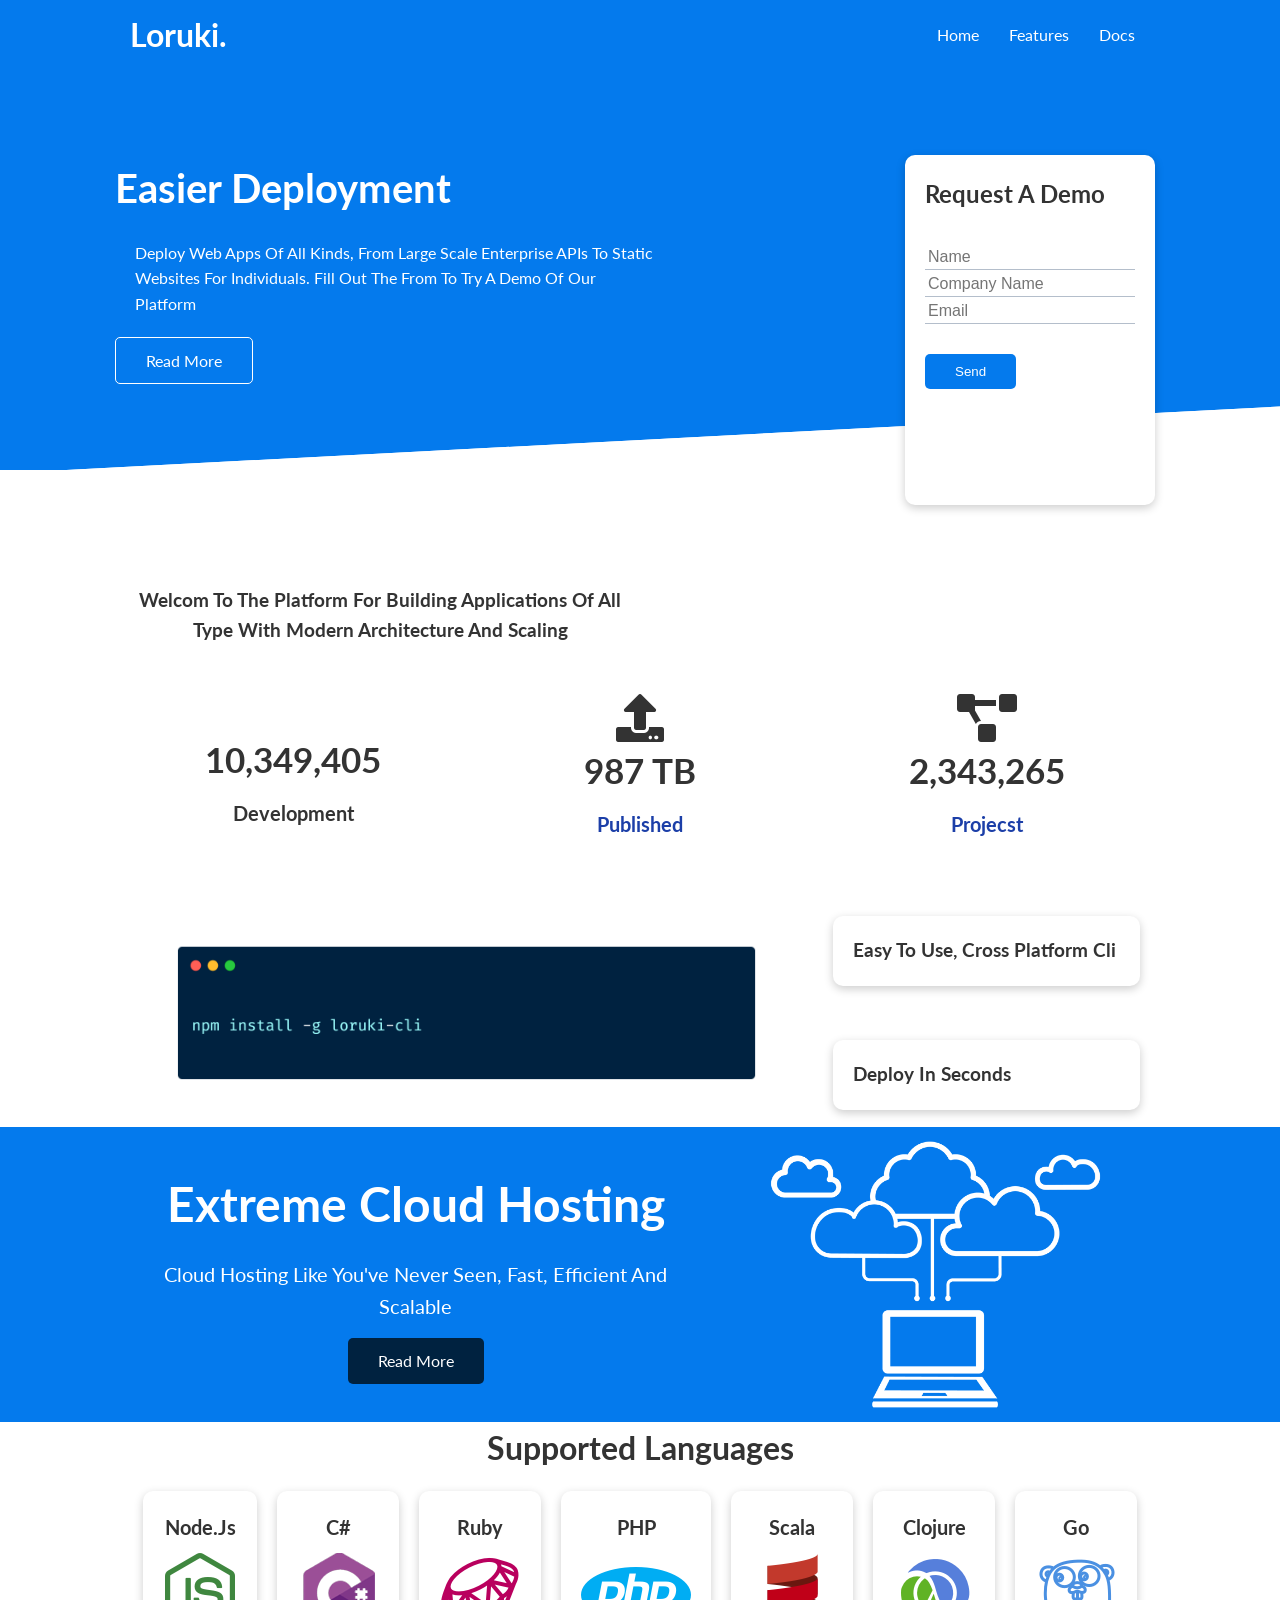
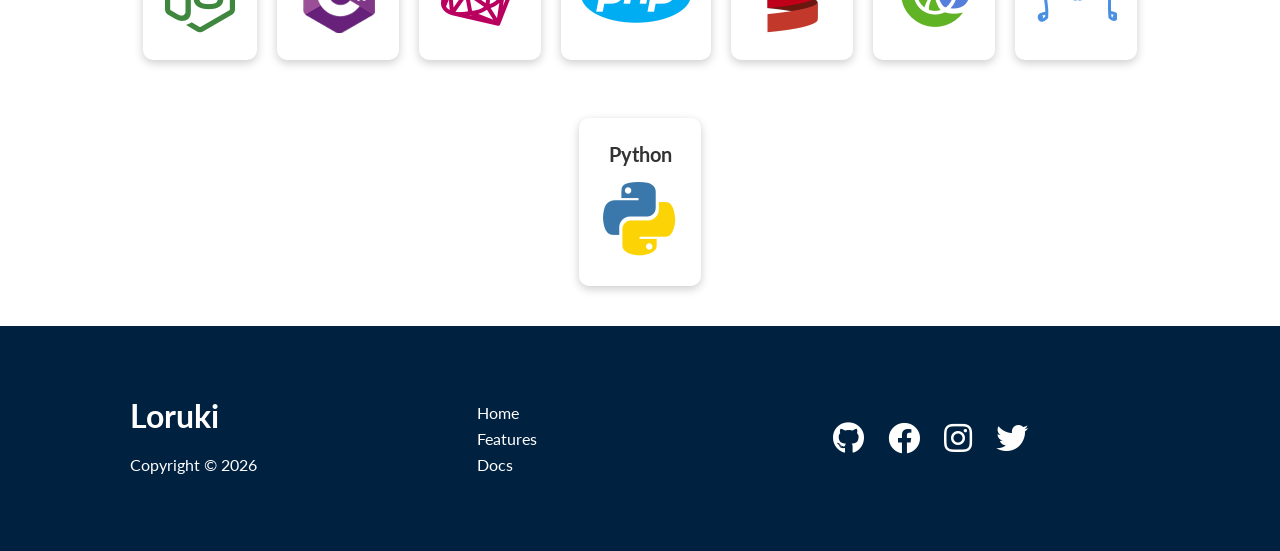
<file: index.html>
<!doctype html>
<html lang="en">
  <head>
    <meta charset="UTF-8" />
    <meta name="viewport" content="width=device-width, initial-scale=1.0" />
    <link
      rel="stylesheet"
      href="https://cdnjs.cloudflare.com/ajax/libs/font-awesome/5.15.1/css/all.css"
    />
    <link rel="stylesheet" href="css/style.css" />
    <title>Loruki | Cloud Hosting For Everyone</title>
  </head>
  <body>
    <!-- Nav bar -->
    <div class="navbar">
      <div class="container flex">
        <h1 class="logo">Loruki.</h1>
        <nav>
          <ul>
            <li><a href="index.html">Home</a></li>
            <li><a href="features.html">features</a></li>
            <li><a href="docs.html">Docs</a></li>
          </ul>
        </nav>
      </div>
    </div>
    <!-- showcase -->
    <section class="showcase">
      <div class="container grid">
        <div class="showcase-text">
          <h1>Easier Deployment</h1>
          <p>
            deploy web apps of all kinds, from large scale enterprise APIs to
            static websites for individuals. fill out the from to try a demo of
            our platform
          </p>
          <a href="features.html" class="btn btn-outline">read more</a>
        </div>
        <div class="showcase-form card">
          <h2>request a demo</h2>
          <form>
            <div class="form-control">
              <input type="text" name="name" placeholder="Name" />
              <input
                type="text"
                name="company name"
                placeholder="company name"
              />
              <input type="email" name="email" placeholder="Email" />
            </div>
            <input type="submit" value="send" class="btn btn-primary" />
          </form>
        </div>
      </div>
    </section>

    <!-- stats -->
    <section class="stats">
      <div class="container">
        <h3 class="stats-heading text-center my-1">
          welcom to the platform for building applications of all type with
          modern architecture and scaling
        </h3>

        <div class="grid grid-3 text-center my-4">
          <div>
            <i class="fes fa server fa-3x"></i>
            <h3>10,349,405</h3>
            <p text-secondary>development</p>
          </div>
          <div>
            <i class="fas fa-upload fa-3x"></i>
            <h3>987 TB</h3>
            <p class="text-secondary">Published</p>
          </div>
          <div>
            <i class="fas fa-project-diagram fa-3x"></i>
            <h3>2,343,265</h3>
            <p class="text-secondary">Projecst</p>
          </div>
        </div>
      </div>
    </section>
    <!-- Cli -->
    <section class="cli">
      <div class="container grid">
        <img src="./images/cli.png" alt="" />
        <div class="card">
          <h3>Easy to use, cross platform cli</h3>
        </div>
        <div class="card">
          <h3>Deploy in seconds</h3>
        </div>
      </div>
    </section>

    <!-- cloud -->
    <section class="cloud bg-primary my-2 py-2">
        <div class="container grid">
          <div class="text-center">
            <h2 class="lg">Extreme Cloud Hosting</h2>
            <p class="lead my-1">Cloud hosting like you've never seen, fast, efficient and scalable</p>
            <a href="features.html" class="btn btn-dark"> Read More</a>
          </div>
          <img src="./images/cloud.png" alt="">
        </div>
    </section>
    <!-- languages -->
    <section class="languages">
        <h2 class="md text-center my-2">
          Supported Languages
        </h2>
        <div class="container flex">
          <div class="card">
            <h4>Node.js</h4>
            <img src="./images/logos/node.png" alt="">
          </div>
          <div class="card">
            <h4>C#</h4>
            <img src="./images/logos/csharp.png" alt="">
          </div>
          <div class="card">
            <h4>Ruby</h4>
            <img src="./images/logos/ruby.png" alt="">
          </div>
          <div class="card">
            <h4>PHP</h4>
            <img src="./images/logos/php.png" alt="">
          </div>
          <div class="card">
            <h4>scala</h4>
            <img src="./images/logos/scala.png" alt="">
          </div>
          <div class="card">
            <h4>clojure</h4>
            <img src="./images/logos/clojure.png" alt="">
          </div>
          <div class="card">
            <h4>go</h4>
            <img src="./images/logos/go.png" alt="">
          </div>
          <div class="card">
            <h4>python</h4>
            <img src="./images/logos/python.png" alt="">
          </div>
        </div>
    </section>
    <!-- footer -->
    <footer class="footer bg-dark py-5">
      <div class="container grid grid-3">
        <div>
          <h1>Loruki</h1>
            <P>Copyright &copy; 2026</P>
        </div>
        <nav>
          <ul>
            <li><a href="index.html">Home</a></li>
            <li><a href="features.html">Features</a></li>
            <li><a href="index.html">Docs</a></li>
          </ul>
        </nav>
        <div class="social">
          <a href="#"><i class="fab fa-github fa-2x" ></i></a>
          <a href="#"><i class="fab fa-facebook fa-2x" ></i></a>
          <a href="#"><i class="fab fa-instagram fa-2x "></i></a>
          <a href="#"><i class="fab fa-twitter fa-2x "></i></a>
        </div>
      </div>
    </footer>
  </body>
</html>
</file>
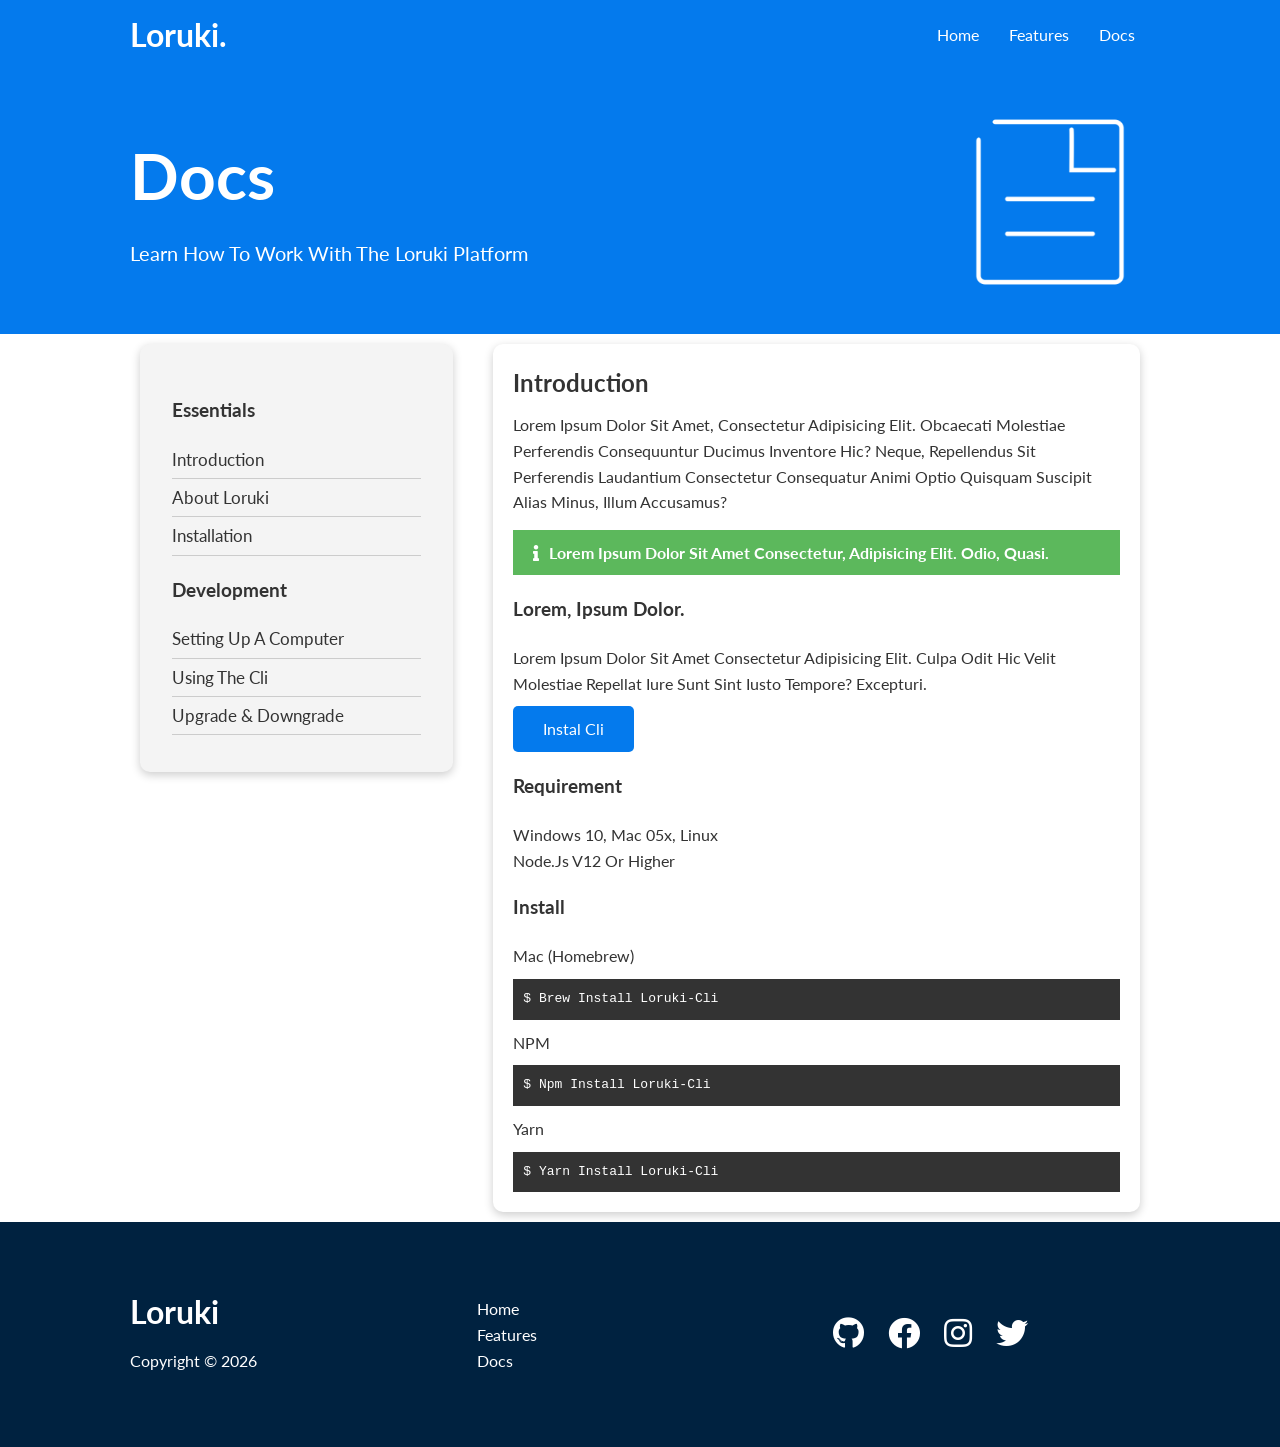
<file: docs.html>
<!doctype html>
<html lang="en">
  <head>
    <meta charset="UTF-8" />
    <meta name="viewport" content="width=device-width, initial-scale=1.0" />
    <link
      rel="stylesheet"
      href="https://cdnjs.cloudflare.com/ajax/libs/font-awesome/5.15.1/css/all.css"
    />
    <link rel="stylesheet" href="css/style.css" />
    <title>Loruki | Cloud Hosting For Everyone</title>
  </head>
  <body>
    <!-- Nav bar -->
    <div class="navbar">
      <div class="container flex">
        <h1 class="logo">Loruki.</h1>
        <nav>
          <ul>
            <li><a href="index.html">Home</a></li>
            <li><a href="features.html">features</a></li>
            <li><a href="docs.html">Docs</a></li>
          </ul>
        </nav>
      </div>
    </div>

    <!-- Head -->
    <section class="docs-head bg-primary py-3">
      <div class="container grid">
        <div>
          <h1 class="xl">Docs</h1>
          <p class="lead">
            Learn how to work with the Loruki platform 
          </p>
        </div>
        <img src="./images/docs.png" alt="" />
      </div>
    </section>

    <!-- docs main -->
    <section class="docs-main my4">
      <div class="container grid">
        <div class="card bg-light p-3">
          <h3 class="my-2">Essentials</h3>
          <nav>
            <ul>
              <li><a class="text-primary" href="#">Introduction</a></li>
              <li><a href="#">About Loruki</a></li>
              <li><a href="#">Installation</a></li>
            </ul>
          </nav>

          <h3 class="my-2">Development</h3>
          <nav>
            <ul>
              <li><a href="#">Setting up a computer</a></li>
              <li><a href="#">using the cli </a></li>
              <li><a href="#">upgrade & downgrade</a></li>
            </ul>
          </nav>
        </div>

        <div class="card">
          <h2>Introduction</h2>
          <p>Lorem ipsum dolor sit amet, consectetur adipisicing elit. Obcaecati molestiae perferendis consequuntur ducimus inventore hic? Neque, repellendus sit perferendis laudantium consectetur consequatur animi optio quisquam suscipit alias minus, illum accusamus?</p>
          
          <div class="alert alert-success">
              <i class="fas fa-info"></i>Lorem ipsum dolor sit amet consectetur, adipisicing elit. Odio, quasi.
          </div>
          
          <h3>Lorem, ipsum dolor.</h3>     
          <p>Lorem ipsum dolor sit amet consectetur adipisicing elit. Culpa odit hic velit molestiae repellat iure sunt sint iusto tempore? Excepturi.</p>
          <a href="#" class="btn btn-primary">Instal cli</a>

          <h3>Requirement</h3>
          <ul>
            <li>Windows 10, Mac 05x, Linux</li>
            <li>Node.js v12 or higher</li>
          </ul>

          <h3>Install</h3>
          <p>Mac (Homebrew)</p>
          <pre><code>$ brew install loruki-cli</code></pre>
          <p>NPM</p>
          <pre><code>$ npm install loruki-cli</code></pre>
          <p>Yarn</p>
          <pre><code>$ yarn install loruki-cli</code></pre>
        </div>
      </div>
    </section>


    <!-- footer -->
    <footer class="footer bg-dark py-5">
      <div class="container grid grid-3">
        <div>
          <h1>Loruki</h1>
          <p>Copyright &copy; 2026</p>
        </div>
        <nav>
          <ul>
            <li><a href="index.html">Home</a></li>
            <li><a href="features.html">Features</a></li>
            <li><a href="index.html">Docs</a></li>
          </ul>
        </nav>
        <div class="social">
          <a href="#"><i class="fab fa-github fa-2x"></i></a>
          <a href="#"><i class="fab fa-facebook fa-2x"></i></a>
          <a href="#"><i class="fab fa-instagram fa-2x"></i></a>
          <a href="#"><i class="fab fa-twitter fa-2x"></i></a>
        </div>
      </div>
    </footer>
  </body>
</html>
</file>
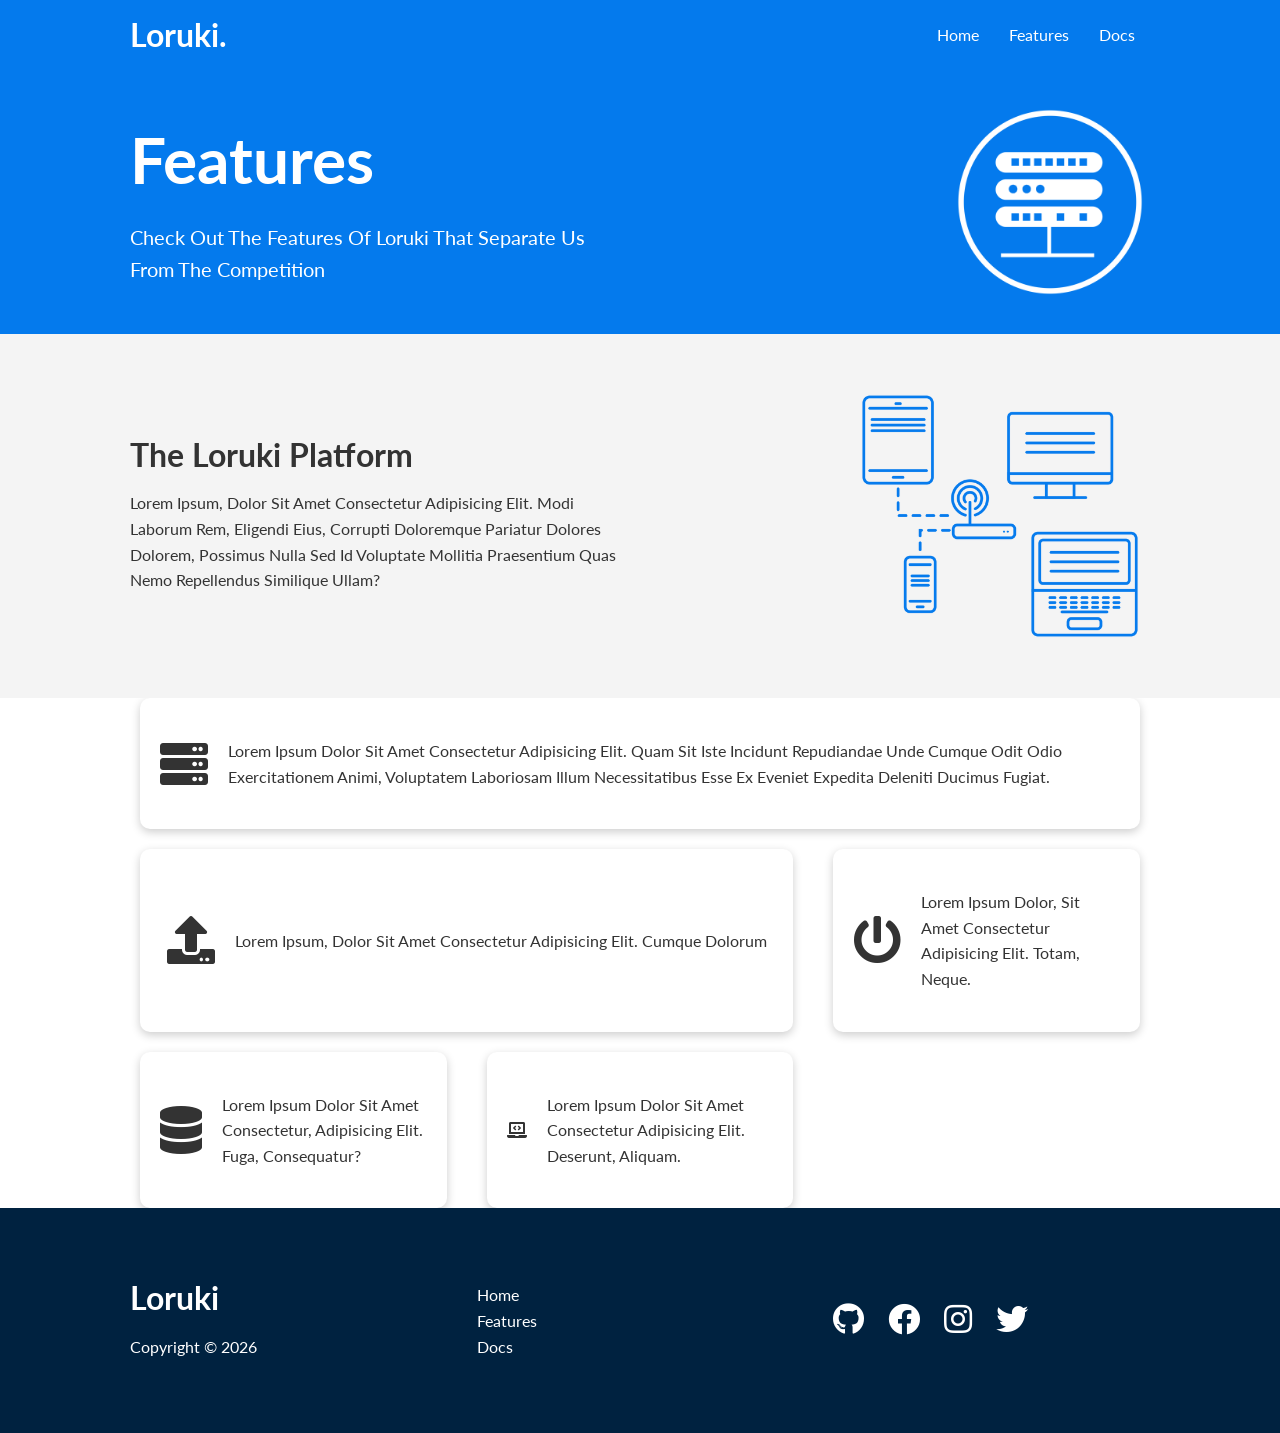
<file: features.html>
<!doctype html>
<html lang="en">
  <head>
    <meta charset="UTF-8" />
    <meta name="viewport" content="width=device-width, initial-scale=1.0" />
    <link
      rel="stylesheet"
      href="https://cdnjs.cloudflare.com/ajax/libs/font-awesome/5.15.1/css/all.css"
    />
    <link rel="stylesheet" href="css/style.css" />
    <title>Loruki | Cloud Hosting For Everyone</title>
  </head>
  <body>
    <!-- Nav bar -->
    <div class="navbar">
      <div class="container flex">
        <h1 class="logo">Loruki.</h1>
        <nav>
          <ul>
            <li><a href="index.html">Home</a></li>
            <li><a href="features.html">features</a></li>
            <li><a href="docs.html">Docs</a></li>
          </ul>
        </nav>
      </div>
    </div>

    <!-- Head -->
    <section class="features-head bg-primary py-3">
      <div class="container grid">
        <div>
          <h1 class="xl">Features</h1>
          <p class="lead">
            Check out the features of loruki that separate us from the
            competition
          </p>
        </div>
        <img src="./images/server.png" alt="" />
      </div>
    </section>

    <!-- sub heading -->
    <section class="features-sub-head bg-light py-3">
        <div class="container grid">
            <div>
                <h1 class="md">The Loruki Platform</h1>
                <p>
                    Lorem ipsum, dolor sit amet consectetur adipisicing elit. Modi laborum rem, eligendi eius, corrupti doloremque pariatur dolores dolorem, possimus nulla sed id voluptate mollitia praesentium quas nemo repellendus similique ullam?
                </p>
            </div>
            <img src="./images/server2.png" alt="">
        </div>
    </section>

    <section class="features-main my-2">
        <div class="container grid grid-3">
            <div class="card flex">
                <i class="fas fa-server fa-3x"></i>
                <p>Lorem ipsum dolor sit amet consectetur adipisicing elit. Quam sit iste incidunt repudiandae unde cumque odit odio exercitationem animi, voluptatem laboriosam illum necessitatibus esse ex eveniet expedita deleniti ducimus fugiat.</p>
            </div>
            <div class="card flex">
                <i class="fas fa-upload fa-3x"></i>
                <p>Lorem ipsum, dolor sit amet consectetur adipisicing elit. Cumque dolorum</p>
            </div>
            <div class="card flex">
                <i class="fas fa-power-off fa-3x"></i>
                <p>Lorem ipsum dolor, sit amet consectetur adipisicing elit. Totam, neque.</p>
            </div>
            <div class="card flex">
                <i class="fas fa-database fa-3x"></i>
                <p>Lorem ipsum dolor sit amet consectetur, adipisicing elit. Fuga, consequatur?</p>
            </div>
            <div class="card flex">
                <i class="fas fa-laptop-code fa3x"></i>
                <p>Lorem ipsum dolor sit amet consectetur adipisicing elit. Deserunt, aliquam.</p>
            </div>
        </div>
    </section>

    <!-- footer -->
    <footer class="footer bg-dark py-5">
      <div class="container grid grid-3">
        <div>
          <h1>Loruki</h1>
          <p>Copyright &copy; 2026</p>
        </div>
        <nav>
          <ul>
            <li><a href="index.html">Home</a></li>
            <li><a href="features.html">Features</a></li>
            <li><a href="index.html">Docs</a></li>
          </ul>
        </nav>
        <div class="social">
          <a href="#"><i class="fab fa-github fa-2x"></i></a>
          <a href="#"><i class="fab fa-facebook fa-2x"></i></a>
          <a href="#"><i class="fab fa-instagram fa-2x"></i></a>
          <a href="#"><i class="fab fa-twitter fa-2x"></i></a>
        </div>
      </div>
    </footer>
  </body>
</html>
</file>
<file: css/style.css>
@import url("https://fonts.googleapis.com/css2?family=Lato:ital,wght@0,100;0,300;0,400;0,700;0,900;1,100;1,300;1,400;1,700;1,900&display=swap");

:root {
  --primary-color: #047aed;
  --secondary-color:#1c3fa8;
  --dark-color:#002240;
  --light-color:#f4f4f4;
  --success-color:#5cb85c;
  --error-color:#d9534f;
}

* {
  text-transform: capitalize;
  box-sizing: border-box;
  padding: 0;
  margin: 0;
}

body {
  font-family: "Lato", sans-serif;
  color: #333;
  line-height: 1.6;
}

ul {
  list-style-type: none;
}

a {
  text-decoration: none;
  color: #333;
}

h1 h2 {
  font-weight: 300;
  line-height: 1.2;
  margin: 10px 0;
}

p {
  margin: 10px 0;
}

img {
  width: 100%;
}

.code, pre {
  background: #333;
  color: #fff;
  padding: 10px;
}

/* Navbar */
.navbar ul {
  display: flex;
}

.navbar a {
  color: #fff;
  padding: 10px;
  margin: 0 5px;
}

.navbar a:hover {
  border-bottom: 2px #fff solid;
}

.navbar {
  background-color: var(--primary-color);
  color: #fff;
  height: 70px;
}
.navbar .flex {
  justify-content: space-between;
}

/* showcase */
.showcase {
  height: 400px;
  background-color: var(--primary-color);
  color: #fff;
  position: relative;
}

.showcase::after,
.showcase::before {
  content: "";
  position: absolute;
  height: 100px;
  bottom: -70px;
  right: 0;
  left: 0;
  background: #fff;
  transform: skewY(-3deg);
}

.showcase h1 {
  font-size: 40px;
}
.showcase p {
  margin: 20px;
}
.showcase .grid {
  overflow: visible;
  grid-template-columns: 55% 45%;
  gap: 30px;
}

.showcase-form {
  position: relative;
  top: 60px;
  height: 350px;
  width: 250px;
  padding: 40px;
  z-index: 100;
  justify-self: flex-end;
  animation: slideinfromright 1s ease-in;
}

.showcase-form .form-control {
  margin: 30px 0;
}

.showcase-form input[type="text"],
.showcase-form input[type="email"] {
  border: 0;
  border-bottom: 1px solid #b4becb;
  width: 100%;
  padding: 3px;
  font-size: 16px;
  
}

.showcase-text {
  animation: slideinfromleft 1s ease-in;
}
.showcase-form input:focus {
  outline: none;
}

/* stats */
.stats {
  padding-top: 100px;
  animation: slideinfromBottom 1s ease-in;
}

.stats-heading {
  max-width: 500px;
  margin: auto;
  /* display: flex;
  justify-content: right; */
}

.stats .grid h3 {
  font-size: 35px;
}

.stats .grid p {
  font-size: 20px;
  font-weight: bold;
}

/* cli */
.cli .grid {
  grid-template-columns: repeat(3, 1fr);
  grid-template-rows: repeat(2, 1fr);
}

.cli .grid > *:first-child{
  grid-column: 1 / span 2;
  grid-row: 1 / span 2;
}

/* cloud */
.cloud .grid{
  grid-template-columns: 4fr 3fr;
}

/* utility */
.container {
  max-width: 1100px;
  margin: 0 auto;
  overflow: auto;
  padding: 0 40px;
}

.card {
  background-color: #fff;
  color: #333;
  border-radius: 10px;
  box-shadow: 0 3px 10px rgba(0, 0, 0, 0.2);
  padding: 20px;
  margin: 10px;
}

.btn {
  display: inline-block;
  padding: 10px 30px;
  cursor: pointer;
  background: var(--primary-color);
  color: #fff;
  border: none;
  border-radius: 5px;
}

.text-center {
  text-align: center;
} 

/* Alert */
.alert{
  background-color: var(--light-color);
  padding: 10px 20px;
  font-weight: bold;
  margin: 15px 0;
}

.alert i {
  margin-right: 10px;
}

.alert-success{
  background-color: var(--success-color);
  color: #fff;
}
.error-success{
  background-color: var(--error-color);
  color: #fff;
}

.btn-outline {
  background-color: transparent;
  border: 1px #fff solid;
}
 
.btn:hover {
  transform: scale(0.98);
}

/* backgrounds & colored buttons */ 
 .bg-primary, .btn-primary{
  background-color: var(--primary-color);
  color: #fff;
 } 

.bg-primary, .btn-primary{
  background-color: var(--primary-color);
  color: #fff;
}

.bg-secondary, .btn-secondary {
  background-color: var(--secondary-color);
  color: #fff;
}

.bg-dark, .btn-dark {
  background-color: var(--dark-color);
  color: #fff;
}


.bg-light, .btn-light {
  background-color: var(--light-color);
  color: #333;
}

.bg-primary a, .btn-primary a, .bg-secondary a, .btn-secondary a, .bg-dark a, .btn-dark a {
  color: #fff;
}

/* text colors */

.texty-primary{
  color: var(--primary-color);
}

.text-secondary {
  color: var(--secondary-color);
}

.text-dark {
  color: var(--dark-color);
}


.text-light {
  color: var(--light-color);
}

.lead {
  font-size: 20px;
}

.sm{
  font-size: 1rem;
}

.md{
  font-size: 2rem;
}

.lg{
  font-size: 3rem;
}
.xl{
  font-size: 4rem;
}

.flex {
  display: flex;
  justify-content: center;
  align-items: center;
  height: 100%;
}

.grid {
  display: grid;
  grid-template-columns: repeat(2, 1fr);
  gap: 20px;
  justify-content: center;
  align-items: center;
  height: 100%;
}

.grid-3 {
  grid-template-columns: repeat(3, 1fr);
}

/* margin */
.my-1 {
  margin: 1rem 0;
}

.my-2 {
  margin: 1.5 rem 0;
}

.my-3 {
  margin: 2rem 0;
}

.my-4 {
  margin: 3rem 0;
}

.my-5 {
  margin: 4rem 0;
}

.m-1 {
  margin: 1rem;
}

.m-2 {
  margin: 1.5 rem;
}

.m-3 {
  margin: 2rem;
}

.m-4 {
  margin: 3rem;
}

.m-5 {
  margin: 4rem;
}

/* padding */
.py-1 {
  padding: 1rem 0;
}

.py-2 {
  padding: 1.5 rem 0;
}

.py-3 {
  padding: 2rem 0;
}

.py-4 {
  padding: 3rem 0;
}

.py-5 {
  padding: 4rem 0;
}

.p-1 {
  padding: 1rem;
}

.p-2 {
  padding: 1.5 rem;
}

.p-3 {
  padding: 2rem;
}

.p-4 {
  padding: 3rem;
}

.p-5 {
  padding: 4rem;
}

/* language */
.languages .flex{
  flex-wrap: wrap;
}

.languages .card {
text-align: center;
margin: 18px 10px 40px;
transition: transform 0.2s;
}

.languages .card h4{
  font-size: 20px;
  margin-bottom: 10px;
}

.languages .card:hover{
  transform: translatey(-15px);
}

/* features */
.features-head img, .docs-head img {
  width: 200px;
  justify-self: flex-end;
}
.features-sub-head img{
  width: 300px;
  justify-self: flex-end;
}

.features-main .card > i {
  margin-right: 20px
}

.feature-main .grid{
  padding: 30px;
}
  
.features-main .grid > *:first-child {
  grid-column: 1 / span 3;
}

.features-main .grid > *:nth-child(2) {
  grid-column: 1 / span 2;
} 

/* Docs */
.docs-main h3{
  margin: 20px 0;
}

.docs-main .grid{
  grid-template-columns: 1fr 2fr;
  align-items: flex-start;
}

.docs-main nav li {
  font-size: 17px;
  padding-bottom: 5px;
  margin-bottom: 5px;
  border-bottom: 1px solid #ccc;
}

.docs-main a:hover {
  font-weight: bold;
}

/* Animation */
@keyframes slideinfromleft {
  0% {
    transform: translateX(-100%);
  }
  100% {
    transform: translateX(0);
  }
}

@keyframes slideinfromright {
  0% {
    transform: translateX(100%);
  }
  100% {
    transform: translateX(0);
  }
}

@keyframes slideinfromtop {
  0% {
    transform: translateY(-100%);
  }
  100% {
    transform: translateX(0);
  }
}

@keyframes slideinfrombottom {
  0% {
    transform: translateY(100%);
  }
  100% {
    transform: translateX(0);
  }
}

/* footer */
.footer .social a {
  margin: 0 10px;
}

/* Tablet and under */
@media (max-width: 768px) {
  .grid, .showcase .grid, .stats .grid, .cli .grid, .cloud, .grid .features-main .grid, .docs-main .grid {
    grid-template-columns: 1fr;
    grid-template-rows: 1fr;
  }

  .showcase{
    height: auto;
  }

  .showcase-text {
    text-align: center;
    margin: 40px;
    animation: slideinfromtop 1s ease-in;
  }

  .showcase-form{
  justify-self: center;
  margin: auto;
  animation: slideinfrombottom 1s ease-in;
  }

  .cli .grid > *:first-child{
  grid-column: 1;
  grid-row: 1;
  }

  .features-head, .features-sub-head, .docs-head {
    text-align: center;
  }
  
  .features-head img, .features-sub-head img, .docs-head img {
    justify-self: center;
  }

  .features-main .grid > *:first-child, .features-main .grid > *:nth-child(2) {
    grid-column: 1;
  }
}

/* Mobile */
  @media (max-width: 500px) {
    .navbar{
      height: 110px;
    }

    .navbar .flex {
      flex-direction: column;
    }
    .navbar ul{
      padding: 10px;
      background-color: rgba(0, 0, 0, 0.1);
    }
  }
</file>
